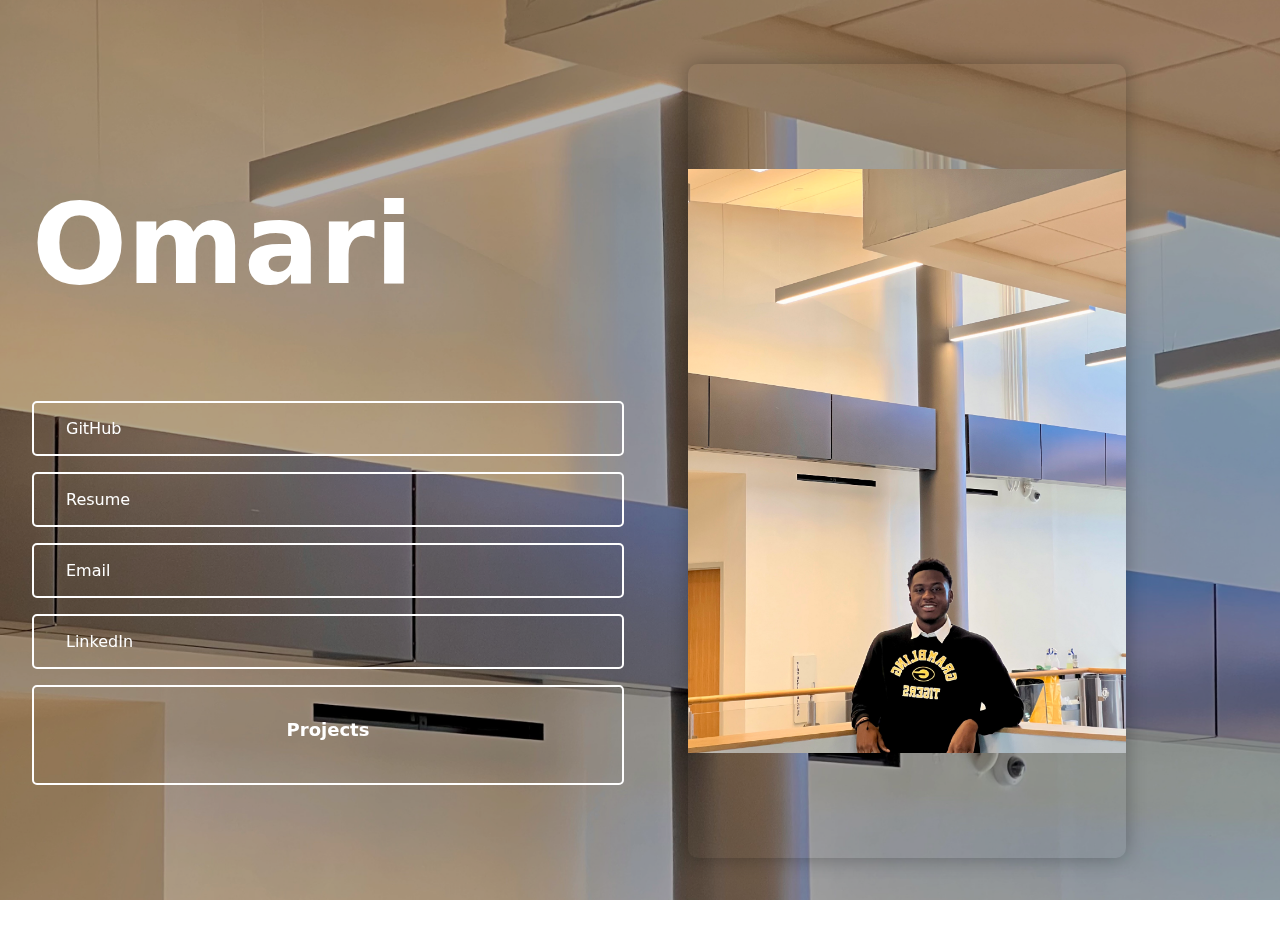
<file: index.html>
<!DOCTYPE html>
<html lang="en">
  <head>
    <meta charset="UTF-8">
    <meta name="viewport" content="width=device-width, initial-scale=1.0" />
    <title>Omari's Portfolio</title>
    <link rel="icon" type="image/png" href="assets/images/icon.png">
    <link rel="stylesheet" href="styles.css">
    <link rel="stylesheet" href="assets/css/mobile-fixes.css">
    <script>
      // Animation for title when page loads
      document.addEventListener('DOMContentLoaded', function() {
        const title = document.querySelector('.title');
        
        // Wait for the slide-in animation to complete
        setTimeout(() => {
          // Add typewriter effect
          title.classList.add('animate');
          
          // After typewriter effect, add a subtle highlight
          setTimeout(() => {
            title.classList.remove('animate');
            
            // Add a subtle flash of the background
            title.style.transition = 'background-color 0.5s ease';
            title.style.backgroundColor = 'rgba(78, 205, 196, 0.2)';
            
            setTimeout(() => {
              title.style.backgroundColor = 'transparent';
            }, 500);
          }, 3000);
        }, 1500);
        
        // Add interactive effect for each character on hover
        title.addEventListener('mouseover', function() {
          const chars = title.textContent.split('');
          title.textContent = '';
          
          chars.forEach(char => {
            const span = document.createElement('span');
            span.textContent = char;
            span.style.display = 'inline-block';
            span.style.transition = 'transform 0.2s ease';
            
            span.addEventListener('mouseover', function() {
              this.style.transform = 'translateY(-5px)';
              this.style.color = '#4ecdc4';
            });
            
            span.addEventListener('mouseout', function() {
              this.style.transform = 'translateY(0)';
              this.style.color = '';
            });
            
            title.appendChild(span);
          });
          
          // Only do this once
          title.removeEventListener('mouseover', arguments.callee);
        });
      });
    </script>
  </head>
  <body>
    <div class="info"></div>
    <div class="background"></div>
    <div id="app">
      <div class="grid-container">
        <div class="left-content">
          <h1 class="name">Omari<span class="exclaim">iii!</span> </h1>
          <p class="title">SWE || Cloud Security</p>
          <div class="buttons">
            <a href="https://github.com" class="btn" target="_blank">
              <span class="btn-slide"></span>
              <span class="btn-text">GitHub</span>
            </a>
            <a href="assets/resume/my_resume.pdf" class="btn" target="_blank">
              <span class="btn-slide"></span>
              <span class="btn-text">Resume</span>
            </a>
            <a href="mailto:your.email@example.com" class="btn">
              <span class="btn-slide"></span>
              <span class="btn-text">Email</span>
            </a>
            <a href="https://www.linkedin.com/in/omariomari2/" class="btn" target="_blank">
              <span class="btn-slide"></span>
              <span class="btn-text">LinkedIn</span>
            </a>
            <a href="new_project_section/projects.html" class="btn">
              <span class="btn-slide"></span>
              <span class="btn-text">Projects</span>
            </a>
          </div>
        </div>  
        <div class="right-content">
          <div class="profile-container">
            <div class="profile-image"></div>
          </div>
        </div>
      </div>
    </div>
  </body>
</html>
</file>
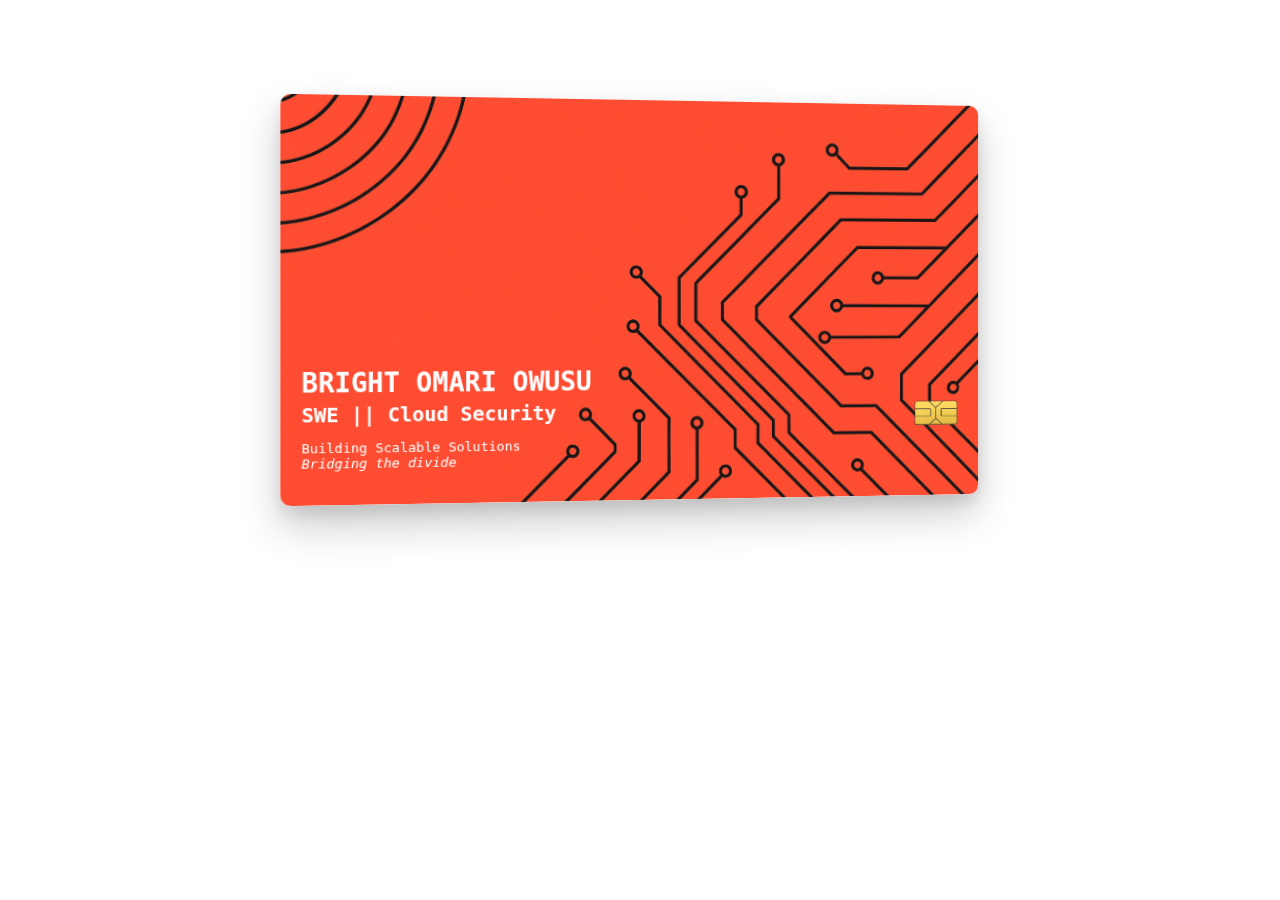
<file: new_project_section/flip.html>
<!DOCTYPE html>
<html lang="en">
<head>
  <meta charset="UTF-8">
  <meta name="viewport" content="width=device-width, initial-scale=1.0">
  <title>Flip Card</title>
  <link rel="stylesheet" href="https://cdnjs.cloudflare.com/ajax/libs/font-awesome/6.4.0/css/all.min.css">
  <style>
    body { font-family: monospace; }
    .flip-card {
      width: 700px;
      height: 400px;
      perspective: 1000px;
      cursor: pointer;
      margin: 0 auto;
      margin-top: 100px;
    }
    .wiggle-wrapper {
      width: 100%;
      height: 100%;
      transform: rotateY(5deg);
      animation: wiggle 8s ease-in-out infinite;
      transform-style: preserve-3d;
    }
    .wiggle-wrapper:hover {
      animation-play-state: paused;
      transform: none;
    }
    .flip-card-inner {
      position: relative;
      width: 100%;
      height: 100%;
      transition: transform 0.6s;
      transform-style: preserve-3d;
      border-radius: 10px;
      box-shadow: 0 20px 40px rgba(0, 0, 0, 0.2), 0 8px 16px rgba(0, 0, 0, 0.1);
    }
    .flip-card.flipped .flip-card-inner {
      transform: rotateY(180deg);
    }
    .flip-card-front, .flip-card-back {
      position: absolute;
      width: 100%;
      height: 100%;
      backface-visibility: hidden;
      border-radius: 10px;
      overflow: hidden;
    }
    .flip-card-front {
      background-image: url('images/front1.png');
      background-size: cover;
      background-position: center;
      color: #fff;
      display: flex;
      flex-direction: column;
      justify-content: space-between;
      padding: 20px;
      box-sizing: border-box;
      text-align: left;
    }
    .flip-card-front img {
      width: 100%;
      height: 100%;
      object-fit: cover;
    }
    .flip-card-front .contact-info a {
      color: #fff;
    }
    .flip-card-back {
      background-color: #f8f8f8;
      background-image: url('images/back.jpg');
      background-size: cover;
      background-position: center;
      color: #fff;
      transform: rotateY(180deg);
      display: grid;
      grid-template-columns: 1fr 2fr;
      align-items: center;
      padding: 20px;
      box-sizing: border-box;
      text-align: center;
      box-shadow: 0 20px 40px rgba(0, 0, 0, 0.2), 0 8px 16px rgba(0, 0, 0, 0.1);
    }
    .flip-card-back .qr-code img {
      width: 150px;
      height: 150px;
    }
    .flip-card-back .qr-code p {
      font-size: 0.8em;
    }
    .flip-card-back .back-left {
      display: flex;
      flex-direction: column;
      justify-content: center;
      align-items: center;
      gap: 10px;
    }
    .flip-card-back .back-left img {
      width: 150px;
      height: 150px;
      object-fit: contain;
      border-radius: 10px;
    }
    .flip-card-back .back-left .contact-icons {
      display: grid;
      grid-template-columns: repeat(2, auto);
      row-gap: 24px;
      column-gap: 16px;
      justify-items: center;
      margin-top: 16px;
    }
    .flip-card-back .tech-icons {
      display: none;
    }
    .flip-card-back .back-left .contact-icons a {
      display: flex;
      flex-direction: column;
      align-items: center;
      font-size: 1em;
      color: #fff;
      text-decoration: none;
    }
    .flip-card-back .back-left .contact-icons a i {
      font-size: 1.5em;
    }
    .flip-card-back .back-left .contact-icons a span {
      margin-top: 6px;
    }
    .flip-card-back .back-right {
      text-align: left;
    }
    .flip-card-back .back-right .split-columns {
      display: grid;
      grid-template-columns: 1fr 1fr;
      gap: 20px;
      margin-top: 10px;
    }
    .flip-card-back .back-right .split-columns > div {
      text-align: left;
    }
    .flip-card-back .back-right .split-columns .left-column {
      display: flex;
      flex-direction: column;
      justify-content: center;
    }
    .flip-card-back a {
      color: #fff;
    }
    .flip-card-front .institution {
      font-size: 0.8em;
      text-align: right;
    }
    @keyframes wiggle {
      0% { transform: rotateY(5deg); }
      50% { transform: rotateY(-5deg); }
      100% { transform: rotateY(5deg); }
    }
    @media (max-width: 640px) {
      .flip-card { width: 90%; height: auto; margin-top: 30px; }
      .flip-card-inner { height: auto; }
      .flip-card-front, .flip-card-back { width: 100%; height: auto; }
      .flip-card-back { grid-template-columns: 1fr; }
      .flip-card-back .split-columns { grid-template-columns: 1fr; gap: 10px; }
      .flip-card-back .back-left, .flip-card-back .back-right { width: 100%; }
      .flip-card-back .back-left .contact-icons { grid-template-columns: repeat(3, auto); }
      .flip-card-back .back-right { display: none; }
      .flip-card-back .back-left {
        display: grid;
        grid-template-columns: auto 1fr;
        align-items: center;
        justify-content: center;
        gap: 16px;
      }
      .flip-card-back .tech-icons {
        display: flex;
        justify-content: space-evenly;
        width: 100%;
        margin-top: 37px;
      }
    }
  </style>
</head>
<body>
  <div class="flip-card">
    <div class="wiggle-wrapper">
      <div class="flip-card-inner">
        <div class="flip-card-front">
          <div class="front-header">
          </div>
          <br><br><br><br><br>
          <div class="contact-info">
            <h1 style="margin-bottom: 5px;">BRIGHT OMARI OWUSU</h1>
            <h2 style="margin-top: 5px; margin-bottom: 5px;">
              SWE || Cloud Security
             <img src="images/sim.png" alt="resume" style="float: right; width: 50px; height: 30px; object-fit: fill; margin-left: 8px;">
            </h2>
            <p>Building Scalable Solutions<br><i>Bridging the divide</i></span></p>
          </div>
        </div>
        <div class="flip-card-back">
          <div class="back-left">
            <img src="images/my_resume.png" alt="QR Code" title="resume">
            <div class="contact-icons">
              <a href="https://linkedin.com/in/brightowusu" title="LinkedIn" target="_blank">
                <i class="fab fa-linkedin fa-lg"></i>
                <span>LinkedIn</span>
              </a>
              <a href="https://devfolio.co/@omari_omari" title="Devfolio" target="_blank">
                <i class="fas fa-file-code fa-lg"></i>
                <span>Devfolio</span>
              </a>
              <a href="https://github.com/" title="GitHub" target="_blank">
                <i class="fab fa-github fa-lg"></i>
                <span>GitHub</span>
              </a>
              <a href="https://www.credly.com/users/bright-owusu.2ff4b4b3" title="Credly" target="_blank">
                <i class="fas fa-certificate fa-lg"></i>
                <span>Credly</span>
              </a>
              <a href="https://academy.hackthebox.com/my-badges" title="Hack The Box" target="_blank">
                <i class="fas fa-shield-alt fa-lg"></i>
                <span>HTB</span>
              </a>
              <a href="https://tryhackme.com/api/v2/badges/public-profile?userPublicId=4729036" title="TryHackMe" target="_blank">
                <i class="fas fa-lock fa-lg"></i>
                <span>THM</span>
              </a>
            </div>
          </div>
          <div class="back-right">
            <h2 style="margin-top: 0px; margin-bottom: 0px; font-size: 1.5em;">Bright Omari Owusu</h2>
            <p style="margin-top: 0px; margin-bottom: 0px;">Computer Science & Cybersecurity</p>
            <p style="margin-top: 0px; margin-bottom: 0px;">Grambling State University '28</p>
            <div class="split-columns">
              <div class="left-column">
                <h3 style="margin-top: 10px; margin-bottom: 0px;">Contact</h3>
                <p style="margin-top: 5px; margin-bottom: 0px;">
                  <b>Address:</b><br>
                  403 Main St, <br>Grambling LA, 71245
                </p><br>
                <p style="margin-top: 0px; margin-bottom: 0px;">
                  <b>Email:</b>
                  <a href="mailto:owusuomaribright@gmail.com">owusuomaribright@gmail.com</a><br>
                  <a href="mailto:owusuomaribright@outlook.com">owusuomaribright@outlook.com</a>
                </p> <br>
                <p style="margin-top: 5px; margin-bottom: 0px;">
                  <b>Phone:</b><br>
                  <a href="tel:+13183946621">+1 (318) 394-6621</a>
                </p>
              </div>
              <div class="right-column">
                <h3 style="margin-top: 10px; margin-bottom: 0px;">Services</h3>
                <p style="margin-top: 0px; margin-bottom: 0px;"><b>Focus: Cloud Services</b> <br>AWS (EC2, IAM, S3)<br>Microsoft Azure</p>
                <p><b>Backend:</b> <br>
                  <i class="fab fa-python fa-lg" style="margin-right: 8px;"></i> Python ·
                  <i class="fab fa-java fa-lg" style="margin-right: 8px;"></i> Java · <br>
                  <i class="fab fa-cuttlefish fa-lg" style="margin-right: 4px;"></i><i class="fas fa-plus fa-lg"></i><i class="fas fa-plus fa-lg" style="margin-right: 8px;"></i> C++ ·
                  <i class="fab fa-golang fa-lg" style="margin-right: 8px;"></i> Go
                </p>
                <p><b>Frontend:</b> <br>
                  <i class="fab fa-react fa-lg" style="margin-right: 8px;"></i> React ·
                  </i> TailwindCSS
                </p>
                <p><b >Tools:</b> <br>
                  <i class="fab fa-linux fa-lg" style="margin-right: 8px;"></i> Linux ·
                  <i></i> Django · <br>
                  <i class="fas fa-database fa-lg" style="margin-right: 8px;"></i> MySQL ·
                  <i class="fab fa-node-js fa-lg" style="margin-right: 8px;"></i> Next.js ·
                  <i class="fas fa-chart-bar fa-lg"></i> Power BI
                </p>
              </div>
            </div>
          </div>
          <div class="tech-icons">
            <i class="fab fa-aws fa-lg"></i>
            <i class="fab fa-python fa-lg"></i>
            <span class="cplus-icons"><i class="fab fa-cuttlefish fa-lg"></i><i class="fas fa-plus fa-lg"></i><i class="fas fa-plus fa-lg"></i></span>
            <i class="fab fa-golang fa-lg"></i>
            <i class="fab fa-java fa-lg"></i>
            <i class="fab fa-js fa-lg"></i>
            <i class="fab fa-linux fa-lg"></i>
            <i class="fas fa-database fa-lg"></i>
          </div>
        </div>
      </div>
    </div>
  </div>
  <script>
    document.addEventListener('DOMContentLoaded', () => {
      const card = document.querySelector('.flip-card');
      card.addEventListener('click', () => {
        card.classList.toggle('flipped');
      });
    });
  </script>
</body>
</html>
</file>
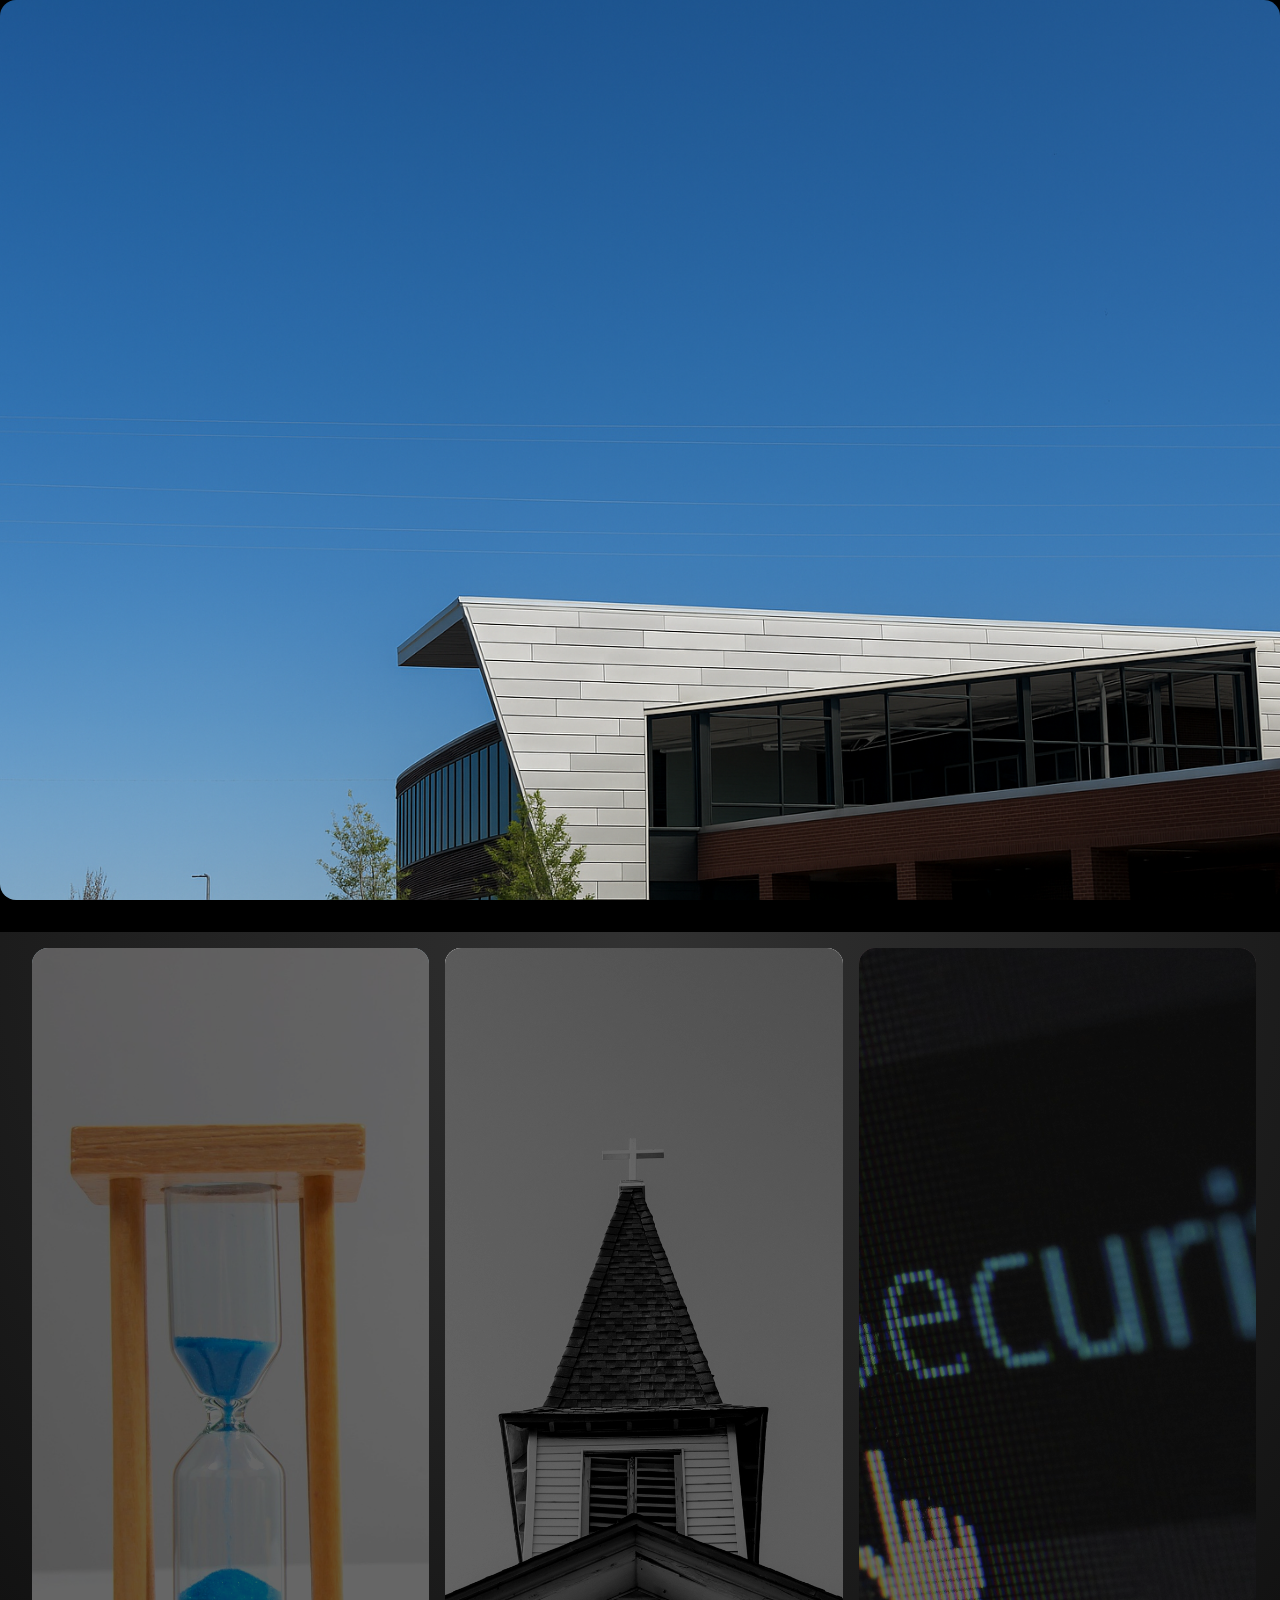
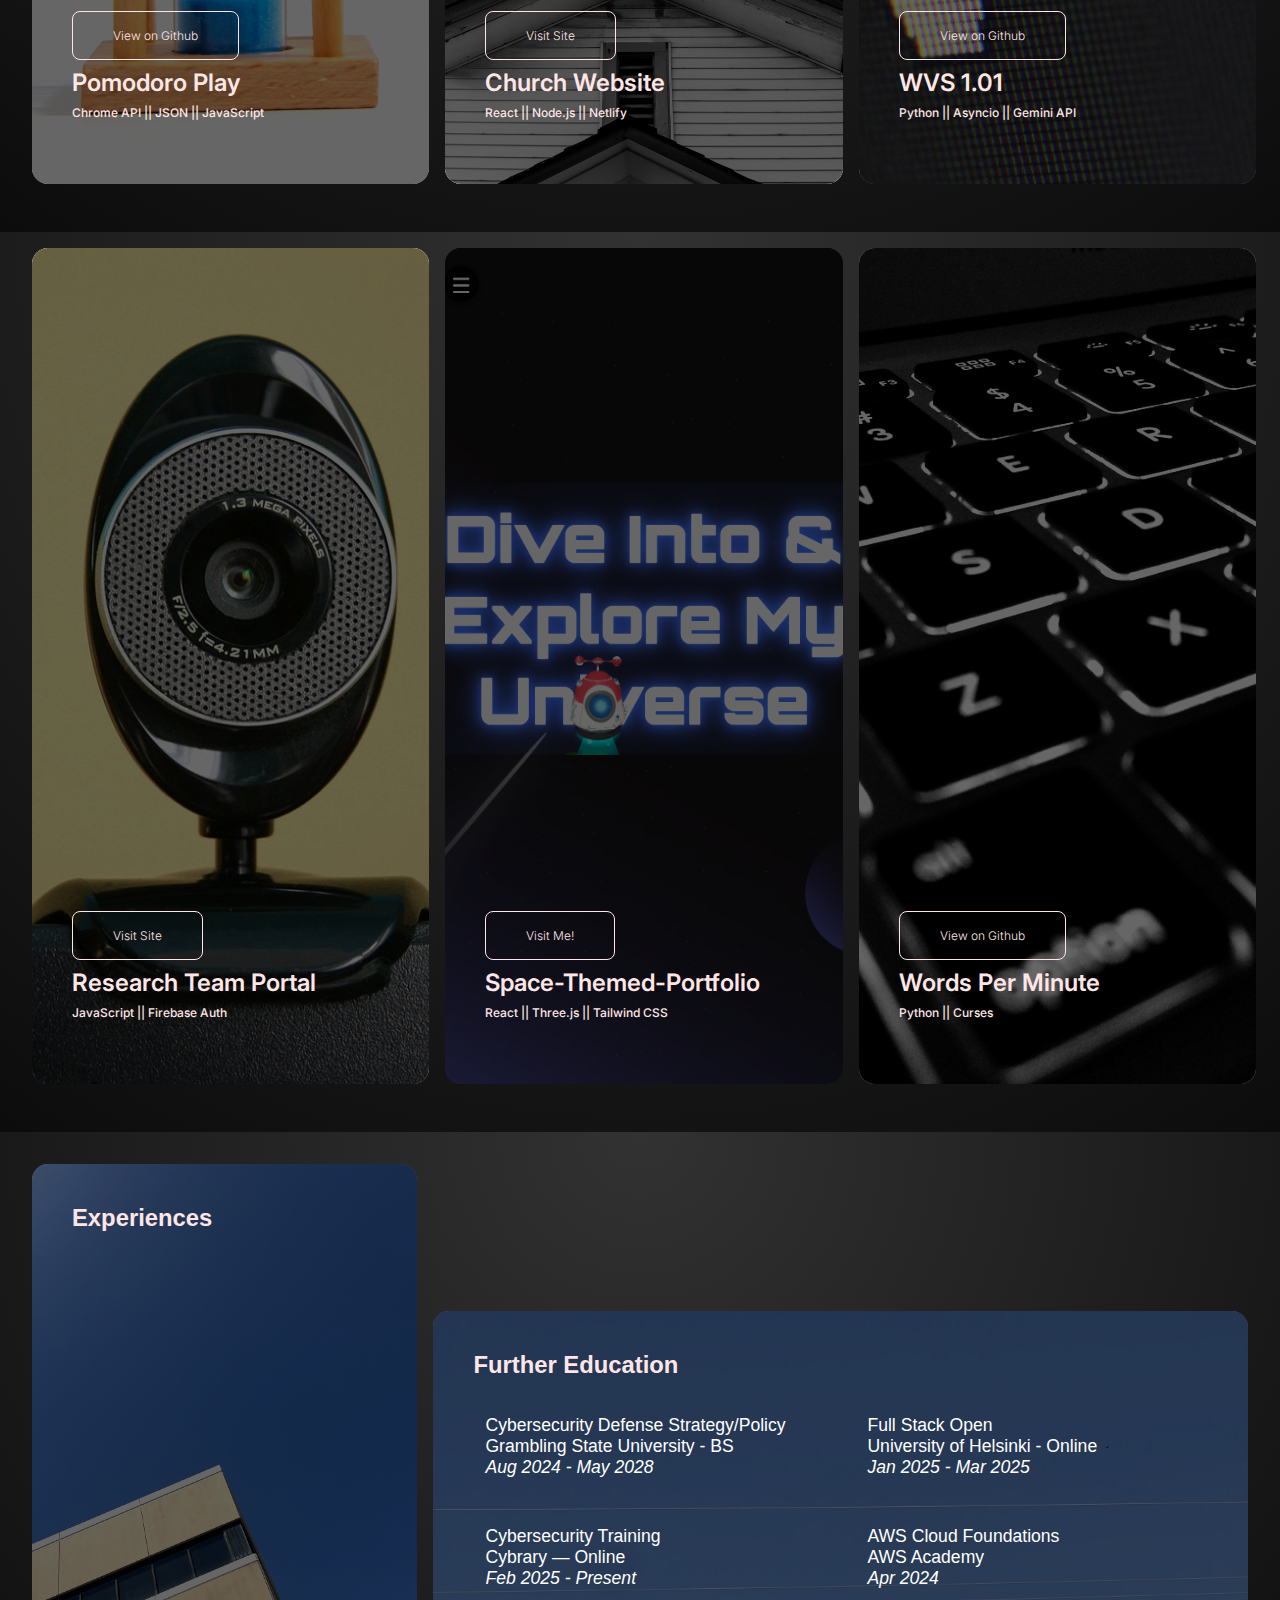
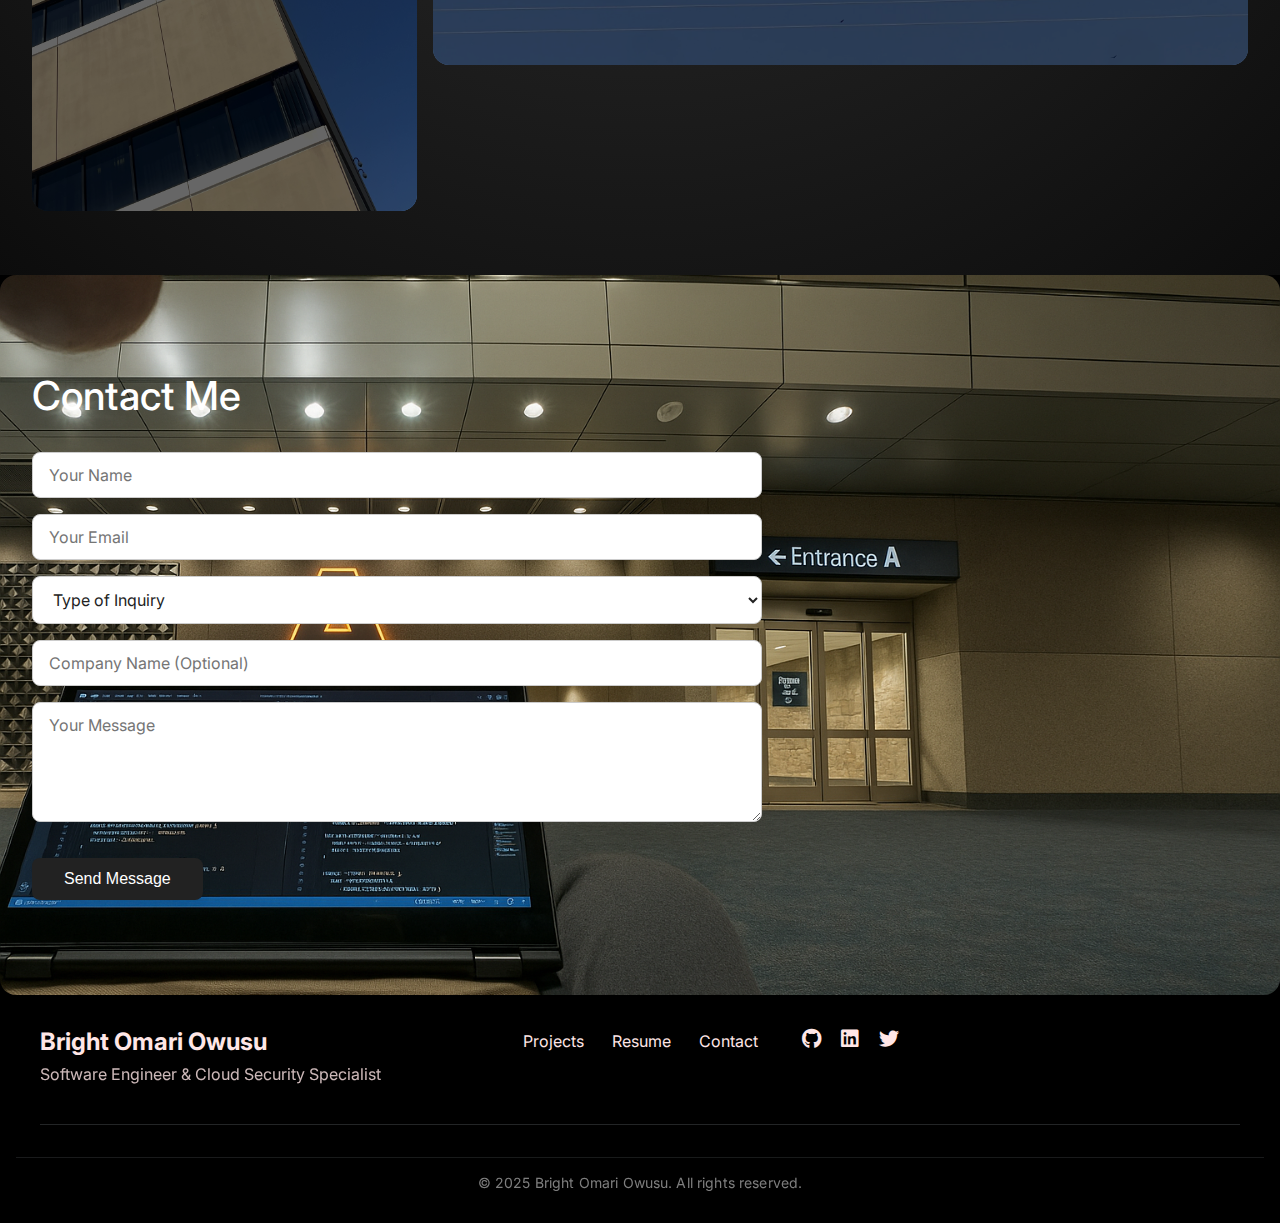
<file: new_project_section/projects.html>
<!DOCTYPE html>
<html lang="en">

<head>
  <meta charset="UTF-8">
  <meta name="viewport" content="width=device-width, initial-scale=1.0">
  <title>Document</title>
  <link rel="stylesheet" href="https://cdnjs.cloudflare.com/ajax/libs/font-awesome/5.15.3/css/all.min.css">
  <link rel="stylesheet" href="projects.css">
</head>

<body>
  <section class="about">
    <div class="about-content">
      <h1>
        Bright <span class="gradient-text">Omari</span> Owusu<br>
        <span class="about-sub">SWE || Cloud Security || Front-End Developer</span>
      </h1>
      <p class="about-desc">Bringing ideas to life through code, architecture, and security-first thinking.
        <br> Let's build something amazing together!
      </p>
      <div class="about-buttons">
        <a href="#projects" class="about-btn">View Projects</a>
        <a href="../assets/resume/my_resume.pdf" download class="about-btn">Download Resume</a>
        <a href="#contact" class="about-btn">Contact Me</a>
      </div>
      <div class="skills">
        <div class="skills-list">
          <span class="skill">Python</span>
          <span class="skill">C++</span>
          <span class="skill">JavaScript</span>
          <span class="skill">TypeScript</span>
          <span class="skill">Java</span>
          <span class="skill">Linux</span>
          <span class="skill">Firebase Auth</span>
          <span class="skill">React</span>
          <span class="skill">APIs</span>
          <span class="skill">Web Development</span>
          <span class="skill">Vulnerability Assessment</span>
          <span class="skill">Pen Test</span>
          <span class="skill">Git/GitHub</span>
          <span class="skill">Replit</span>
          <span class="skill">Firebase</span>
          <span class="skill">RESTFUL APIs</span>
          <span class="skill">Netlify</span>
          <span class="skill">TailwindCSS</span>
          <span class="skill">Vercel</span>
          <span class="skill">UI/UX Design</span>
          <span class="skill">API Integration</span>
          <span class="skill">Project Management</span>
        </div>
      </div>
    </div>
  </section>
  <section id="projects" class="container">
    <div class="category_container">
      <div class="content">
        <img
          src="project_images/pomodoro.png"
          class="professio_image" alt="Profession" />
        <img
          src="project_images/pomodoro2.jpg"
          class="profile_image" alt="Profile" />
        <div class="profile_detail">
          <a href="https://github.com/omariomari2/Pomodoro-Play.git" target="_blank" rel="noopener noreferrer">
            <button class="github">View on Github</button>
          </a>
          <span>Pomodoro Play</span>
          <p>Chrome API || JSON || JavaScript</p>
        </div>

        <div class="wrapper">
          <div class="profile_quote">
            <p>"A chrome extension that enhances productivity and reduce burnout through structured work sessions and features like ambient music, mini-games, and tools for task management"</p>
          </div>
        </div>

      </div>
      <div class="content">
        <img
          src="project_images/church_website.png"
          class="profession_image" alt="Profession" />
        <img
          src="project_images/church2.jpg"
          class="profile_image" alt="Profile" />
        <div class="profile_detail">
          <a href="https://github.com/omariomari2/Church-Site.git" target="_blank" rel="noopener noreferrer">
            <button class="github">Visit Site</button>
          </a>
          <span>Church Website</span>
          <p>React || Node.js || Netlify</p>
        </div>
        <div class="wrapper">
          <div class="profile_quote">
            <p>"A website that expands my church’s online presence by providing updates on events, and services. Built with React, Tailwind CSS, and Node.js, it is hosted on Netlify for a smooth user experience."</p>
          </div>
        </div>
      </div>
      <div class="content">
        <img
          src="project_images/wvs2.jpg"
          class="profession_image" alt="Profession" />
        <img
          src="project_images/wvscanner.jpg"
          class="profile_image" alt="Profile" />
        <div class="profile_detail">
          <a href="https://github.com/omariomari2/Website-Vulnerability-Scanner.git" target="_blank" rel="noopener noreferrer">
            <button class="github">View on Github</button>
          </a>
          <span>WVS 1.01</span>
          <p>Python || Asyncio || Gemini API</p>
        </div>
        <div class="wrapper">
          <div class="profile_quote">
            <p>"This tool strengthens website security by simplifying vulnerability assessments for non-technical users. It includes intuitive scanning, risk explanations, and a Gemini-translated feedback system for easy understanding."</p>
          </div>
        </div>
      </div>
    </div>
  </section>
  <section class="container">
    <div class="category_container">
      <div class="content">
        <img
          src="project_images/research_team.png"
          class="profession_image" alt="Profession" />
        <img
          src="project_images/research2.jpg"
          class="profile_image" alt="Profile" />
        <div class="profile_detail">
          <a href="https://omariomari2.github.io/The-Research-Team/" target="_blank" rel="noopener noreferrer">
            <button class="github">Visit Site</button>
          </a>
          <span>Research Team Portal</span>
          <p>JavaScript || Firebase Auth</p>
        </div>

        <div class="wrapper">
          <div class="profile_quote">
            <p>"The Research Team Platform centralizes team activities, communication, and workflow management while offering public insights into research progress. It includes task sharing, document collaboration, and dynamic content sharing for efficient teamwork."</p>
          </div>
        </div>

      </div>
      <div class="content">
        <img
          src="project_images/portfolio.png"
          class="profession_image" alt="Profession" />
        <img
          src="project_images/space.png"
          class="profile_image" alt="Profile" />
        <div class="profile_detail">
          <a href="https://omariportfolio.netlify.app/" target="_blank" rel="noopener noreferrer">
            <button class="github">Visit Me!</button>
          </a>
          <span>Space-Themed-Portfolio</span>
          <p>React || Three.js || Tailwind CSS</p>
        </div>
        <div class="wrapper">
          <div class="profile_quote">
            <p>"I built this project as a milestone in my React journey, it blends modern aesthetics with smooth, responsive navigation to create a seamless user experience."</p>
          </div>
        </div>
      </div>
      <div class="content">
        <img
          src="project_images/words per minute.png"
          class="profession_image" alt="Profession" />
        <img
          src="project_images/typing.jpg"
          class="profile_image" alt="Profile" />
        <div class="profile_detail">
          <a href="https://github.com/omariomari2/Words-Per-Minute-" target="_blank" rel="noopener noreferrer">
            <button class="github">View on Github</button>
          </a>
          <span>Words Per Minute</span>
          <p>Python || Curses</p>
        </div>
        <div class="wrapper">
          <div class="profile_quote">
            <p>"Words Per Minute is a command-line tool that measures typing speed in words per minute, helping users gauge their typing efficiency and improve their typing skills."</p>
          </div>
        </div>
      </div>
    </div>
  </section>
  <section class="container two">
    <div class="category_container">
      <div class="content">
        <img src="images/left.jpg" alt="Left Image" class="side-image" />
        <div class="profile_detail">
          <span>Experiences</span>
        </div>
        <div class="wrapper">
          <p>Junior Intern<br>Citizens Bank, Nsawam<br><em>Jan 2024 – Mar 2024</em></p>
          <p>Assistant Tutor & Online Coordinator<br>IT Team, MIGY Consult<br><em>Feb 2023 – May 2023</em></p>
          <p>IT Support Volunteer<br>National Health Insurance Scheme<br><em>Nov 2022 – Feb 2023</em></p>
          <p>Tech Research Team Member<br>Other Side Research Team<br><em>Jan 2025 - Present</em></p>
          <p>ColorStack Grambling Division<br><em>Spring 2025 - Present</em></p>
        </div>
      </div>
      <div class="content active">
        <img src="images/right.jpg" alt="Right Image" class="side-image" />
        <div class="profile_detail">
          <span>Further Education</span>
        </div>
        <div class="wrapper">
          <p>Cybersecurity Defense Strategy/Policy<br>Grambling State University - BS<br><em>Aug 2024 - May 2028</em></p>
          <p>Full Stack Open<br>University of Helsinki - Online<br><em>Jan 2025 - Mar 2025</em></p>
          <p>Cybersecurity Training<br>Cybrary — Online<br><em>Feb 2025 - Present</em></p>
          <p>AWS Cloud Foundations<br>AWS Academy<br><em>Apr 2024</em></p>
        </div>
      </div>
    </div>
  </section>
  <section class="contact-section" id="contact" style="background-image: url('images/Contactbackground.png'); background-size: cover; background-position: center; padding: 2rem;">
    <div class="section">
      <h3 class="section-header">Contact Me</h3>
      <div class="section-content">
        <form class="contact-form" id="contact-form" onsubmit="return sendEmail(event)">
          <div class="form-group">
            <input type="text" name="name" id="name" placeholder="Your Name" required>
          </div>
          <div class="form-group">
            <input type="email" name="email" id="email" placeholder="Your Email" required>
          </div>
          <div class="form-group">
            <select name="inquiry_type" id="inquiry_type" required>
              <option value="" disabled selected>Type of Inquiry</option>
              <option value="general">General Question</option>
              <option value="collaboration">Collaboration</option>
              <option value="opportunity">Job Opportunity</option>
              <option value="other">Other</option>
            </select>
          </div>
          <div class="form-group">
            <input type="text" name="company" id="company" placeholder="Company Name (Optional)">
          </div>
          <div class="form-group">
            <textarea name="message" id="message" placeholder="Your Message" required></textarea>
          </div>
          <button type="submit" class="submit-btn">
            <span class="default-text">Send Message</span>
            <span class="loading-text" style="display:none;">Sending...</span>
          </button>
        </form>
      </div>
    </div>
  </section>
  <footer class="site-footer">
    <div class="footer-container">
      <div class="footer-brand">
        <h4>Bright Omari Owusu</h4>
        <p>Software Engineer & Cloud Security Specialist</p>
      </div>
      <div class="footer-links">
        <a href="#projects">Projects</a>
        <a href="assets/resume/my_resume.pdf" download>Resume</a>
        <a href="#contact">Contact</a>
      </div>
      <div class="footer-social">
        <a href="https://github.com/omariomari2" target="_blank" rel="noopener noreferrer"><i class="fab fa-github"></i></a>
        <a href="https://www.linkedin.com/in/omariomari2/" target="_blank" rel="noopener noreferrer"><i class="fab fa-linkedin"></i></a>
        <a href="#"><i class="fab fa-twitter"></i></a>
      </div>
    </div>
    <div class="footer-bottom">
      <p>&copy; 2025 Bright Omari Owusu. All rights reserved.</p>
    </div>
  </footer>
  <script src="https://cdn.emailjs.com/sdk/3.2.0/email.min.js"></script>
  <script src="projects.js"></script>

</body>
</html>
</file>
<file: styles.css>
:root {
    --primary-color: #1a1a1a;
    --accent-color: #ffffff;
    --text-color: #ffffff;
    --transition-speed: 0.3s;
    --font-type: Inter, system-ui, Avenir, Helvetica, Arial, sans-serif;
  }
  
  * {
    margin: 0;
    padding: 0;
    box-sizing: border-box;
  }
  
  body {
    font-family: Inter, system-ui, Avenir, Helvetica, Arial, sans-serif;
    color: var(--text-color);
    min-height: 100vh;
    overflow: hidden;
  }
  
  .background {
    position: fixed;
    top: 0;
    left: 0;
    width: 100%;
    height: 100%;
    background: url('images/background.jpeg') center/cover no-repeat;
    filter: brightness(0.7);
    z-index: -1;
  }
  
  .grid-container {
    display: grid;
    grid-template-columns: 1fr 1fr;
    height: 100vh;
    padding: 2rem;
    gap: 2rem;
  }
  
  .left-content {
    display: flex;
    flex-direction: column;
    justify-content: center;
    animation: fadeInLeft 1s ease-out;
  }
  
  .name {
    font-size: 7rem;
    margin-bottom: 1rem;
    animation: slideInDown 2s cubic-bezier(0.4, 0, 0.2, 1), unstatic 3s ease-in-out infinite;
    position: relative;
    width: fit-content;
    border-radius: 15px;
    display: inline-block;
    transition: all 0.5s cubic-bezier(0.4, 0, 0.2, 1);
  }

  
  .name::after {
      content: '';
      position: absolute;
      width: 100%;
      transform: scaleX(0);
      height: 10px;
      bottom: 0;
      left: 0; 
      border-radius:15px;
      background: linear-gradient(
          to right,
          #ff6b6b,
          #4ecdc4,
          #45b7d1,
          #96c93d,
          #e056fd
          );
          transform-origin: bottom right;
          transition: transform 0.4s cubic-bezier(0.4, 0, 0.2, 1);
        }
        
    .name:hover::after {
        transform: scaleX(1);
        transform-origin: bottom left;
    }
    
    .name:hover{
        color: black; 
        letter-spacing: 10px;
        font-weight: 900;
        animation-play-state: paused;
    }
    .exclaim{
      opacity: 0;
      transition: all 0.2s ease-in-out;
      padding: 0; margin: 0;
    }
    .name:hover .exclaim{
      opacity: 1;
    }

    .title {
        font-size: 1.8rem;
        color: #333;
        margin-bottom: 2rem;
        opacity: 0;
        animation: slideInFromRight 1s ease-out 0.5s forwards;
        width: fit-content;
        transition: all 0.3s ease-in-out;
        position: relative;
        padding: 5px 10px;
        border-radius: 4px;
      }
      
      @keyframes slideInFromRight {
        0% {
          opacity: 0;
          transform: translateX(50px);
        }
        100% {
          opacity: 1;
          transform: translateX(0);
        }
      }
      
      .title::before {
        content: '';
        position: absolute;
        left: 0;
        top: 0;
        width: 3px;
        height: 100%;
        background: linear-gradient(to bottom, #4ecdc4, #45b7d1);
        transition: width 0.3s ease;
      }
      
      .title:hover::before {
        width: 100%;
        z-index: -1;
      }
      
      .title span.exclaim {
        display: inline-block;
        transform: rotate(0deg);
        transition: transform 0.4s ease;
      }
      
      .title:hover span.exclaim {
        transform: rotate(360deg);
      }

      .title:hover {
        cursor: pointer;
        color: white;
        text-shadow: 1px 1px 3px rgba(0, 0, 0, 0.2);
      }
      
      .title.animate {
        animation: typewriter 3s steps(40) 1s forwards;
        overflow: hidden;
        white-space: nowrap;
        border-right: 2px solid #333;
      }
      
      @keyframes typewriter {
        from {
          width: 0;
        }
        to {
          width: 100%;
        }
      }

      .buttons {
        display: flex;
        flex-direction: column;
        gap: 1rem;
        }
  
  .btn {
    position: relative;
    display: inline-block;
    padding: 1rem 2rem;
    text-decoration: none;
    color: var(--text-color);
    background: transparent;
    border: 2px solid var(--accent-color);
    border-radius: 5px;
    overflow: hidden;
    transition: 0.5s, border-color 0.2s;
  }
  
  .btn-slide {
    position: absolute;
    width: 0%;
    height: 100%;
    background: linear-gradient(
      to right,
      hsla(32, 63%, 79%, 0.911),
      hsla(32, 44%, 74%, 0.911),
      hsla(32, 63%, 79%, 0.911),
      hsla(31, 31%, 59%, 0.911),
      hsla(32, 27%, 43%, 0.911)
      );
    left: 0;
    top: 0;
    transition: var(--transition-speed);
    z-index: -1;
  }
  
  .btn:hover .btn-slide {
    width: 100%;
  }

  .btn:hover{
    border-color: black;
    color: black;
  }
  
  .btn-text {
    position: relative;
    z-index: 1;
  }

  .btn:nth-child(5){
    text-align: center;
    height: 100px;
    padding: 2rem 2rem;
    font-size: large;
    font-weight: 600;
  }
  
  .right-content {
    display: flex;
    align-items: center;
    justify-content: center;
    animation: fadeInRight 3s ease-out;
  }
  
  .profile-container {
    width: 100%;
    height: 100vh;
    padding: 2rem;
    text-align: center;
  }

  .profile-image {
    width: 83%;
    background-image: url(images/profile.jpeg);
    height: 95%;
    background-size: contain;
    background-position: center;
    background-repeat: no-repeat;
    border-radius: 10px;
    box-shadow: 0 0 20px rgba(0, 0, 0, 0.3);
    transition: transform 0.3s ease-in-out;
    overflow: hidden;
  }

  .profile-image:hover {
    transform: scale(1.01);
    box-shadow: 0 0 20px rgba(0, 0, 0, 0.7)
  }

  .profile-image::before{
    content: "1% Better Everyday";
    font-style: italic;
    color: white;
    font-family: var(--font-type);
    font-weight: 700;
    font-size: large;
    letter-spacing: 5px;
    font-weight: 600;
    position: absolute;
    top: 0%; 
    left: 50%; text-align: left;
    opacity: 0;
    padding: 5px;
    transition: opacity 0.5s ease-in-out, transform 0.5s cubic-bezier(0.23,
    0.93, 0.77, 1) 0.1s, color 0.4s;
  }

  .profile-image:hover::before{
    opacity: 1;
    transform: translateY(100px);
    color: white;
    box-shadow: 0 0 20px rgba(0, 0, 0, 0.3);
  }
  .profile-image::after{
    content: "Hi, I'm Bright Omari \A A Cybersecurity student and passionate builder \A I craft secure, user-friendly software with purpose and precision. \A I'm here to help you build something amazing!";
    white-space: pre-line;
    color: white;
    font-family: var(--font-type);
    font-weight: 500;
    font-size: 16px;
    line-height: 1.6;
    position: absolute;
    bottom: 0%; 
    left: 50%; 
    text-align: left;
    opacity: 0;
    padding: 20px;
    width: 300px;
    transform: translateX(-50%);
    background: rgba(0, 0, 0, 0.7);
    backdrop-filter: blur(10px);
    border-radius: 15px;
    border: 1px solid rgba(255, 255, 255, 0.1);
    box-shadow: 0 10px 30px rgba(0, 0, 0, 0.2);
    transition: opacity 0.5s ease-in-out, transform 0.5s cubic-bezier(0.23, 0.93, 0.77, 1) 0.1s;
  }

  .profile-image:hover::after{
    opacity: 1;
    transform: translate(-50%, -100px);
    animation: textFadeIn 0.5s ease-out;
  }

  @keyframes textFadeIn {
    0% {
      opacity: 0;
      transform: translate(-50%, -80px);
    }
    100% {
      opacity: 1;
      transform: translate(-50%, -100px);
    }
  }
  
  @keyframes fadeInLeft {
    from {
      opacity: 0;
      transform: translateX(-50px);
    }
    to {
      opacity: 1;
      transform: translateX(0);
    }
  }
  
  @keyframes fadeInRight {
    from {
      opacity: 0;
      transform: translateX(50px);
    }
    to {
      opacity: 1;
      transform: translateX(0);
    }
  }
  
  @keyframes slideInDown {
    from {
      opacity: 0;
      transform: translateY(-50px);
    }
    to {
      opacity: 1;
      transform: translateY(0);
    }
  }
  
  @keyframes fadeIn {
    from {
      opacity: 0;
    }
    to {
      opacity: 1;
    }
  }
  
  @keyframes unstatic {
    0% {
      transform: translateY(15px);
      animation-timing-function: ease-in;
    }
    50% {
      transform: translateY(-15px);
      animation-timing-function: ease-out;
    }
    100% {
      transform: translateY(15px);
    }
  }

  @media (max-width: 768px) {
    body {
      overflow-y: auto;
    }
    
    .grid-container {
      grid-template-columns: 1fr;
      gap: 1rem;
      height: auto;
      padding: 1rem;
      background: url('images/profile.jpeg') center/cover;
      background-size: cover;
      background-position: center;
      background-attachment: fixed;
    }
    
    .left-content {
      padding: 3rem 1rem;
      margin: 1rem;
      text-align: center;
      min-height: 80vh;
      display: flex;
      flex-direction: column;
      justify-content: center;
      background: transparent;
      border-radius: 15px;
    }
    
    .name {
      font-size: 4rem;
      margin-top: 2rem;
      color: white;
      text-shadow: 2px 2px 4px rgba(0, 0, 0, 0.3);
    }
    
    .title {
      font-size: 1.4rem;
      margin-bottom: 1.5rem;
      color: white;
      text-shadow: 1px 1px 2px rgba(0, 0, 0, 0.2);
    }
    
    .buttons {
      width: 100%;
      max-width: 300px;
      margin: 0 auto;
    }
    
    .btn {
      width: 100%;
      text-align: center;
      margin-bottom: 0.5rem;
      color: white;
      border: 2px solid white;
      transition: all 0.3s ease;
    }
    
    .btn:hover {
      background: white;
      color: #1a1a1a;
    }
    
    .right-content {
      display: none;
    }
    
    .profile-container {
      display: none;
    }

    /* Mobile project stacking styles */
    .all-projects-view {
      position: relative;
      overflow: hidden;
    }

    .project-card {
      position: sticky;
      top: 10vh;
      transform: translateZ(0);
      backface-visibility: hidden;
      perspective: 1000px;
      transition: transform 0.3s ease-out;
      z-index: 1;
      margin: 2rem 0;
      padding: 1.5rem;
      border-radius: 15px;
      background: rgba(255, 255, 255, 0.95);
      backdrop-filter: blur(10px);
      box-shadow: 0 8px 32px rgba(0, 0, 0, 0.1);
    }

    .project-card:not(:first-child) {
      margin-top: -20px;
    }

    .project-card:nth-child(odd) {
      transform: translateY(10px);
    }

    .project-card:nth-child(even) {
      transform: translateY(-10px);
    }

    .project-card:hover {
      transform: translateY(0) scale(1.02);
      z-index: 2;
    }
  }
  
  @media (max-width: 480px) {
    .grid-container {
      background-size: 150%;
    }
    
    .left-content {
      min-height: 90vh;
      padding: 2rem 1rem;
    }
    
    .name {
      font-size: 3rem;
      animation: none;
    }
    
    .name:hover {
      letter-spacing: 5px;
    }
    
    .title {
      font-size: 1.2rem;
    }
    
    .btn {
      padding: 0.8rem 1.5rem;
    }
    
    .btn:nth-child(4) {
      height: auto;
      padding: 0.8rem 1.5rem;
    }
    
    .profile-container {
      height: 35vh;
    }
    
    .profile-image::after {
      padding: 10px;
      font-size: 12px;
      line-height: 1.4;
    }
    
    .profile-image:hover::after {
      transform: translate(-50%, -70px);
    }
    
    .profile-image::before {
      font-size: 14px;
      letter-spacing: 3px;
    }
    
    .profile-image:hover::before {
      transform: translateY(70px);
    }
  }
</file>
<file: assets/css/mobile-fixes.css>
/* Mobile Responsiveness Fixes */

/* Fix for iOS Safari 100vh issue */
@supports (-webkit-touch-callout: none) {
    .main-container, 
    .profile-section, 
    .projects-section {
        height: calc(var(--vh, 1vh) * 100);
        min-height: -webkit-fill-available;
    }
}

/* Enhanced responsive design for mobile devices */
@media (max-width: 768px) {
    .main-container {
        display: flex;
        flex-direction: column;
        height: auto;
        overflow: visible;
    }

    .profile-section,
    .projects-section {
        width: 100%;
        height: auto;
        min-height: auto;
        overflow-y: visible;
        padding: 15px;
    }
    
    .sound {
        width: 140px;
        height: 140px;
        padding: 15px;
    }

    .all-projects-view .project-card:hover {
        transform: scale(1.2) !important; /* Override desktop scale value */
        z-index: 100; /* Ensure it appears above other elements */
        transition: transform 0.2s ease; /* Faster transition for better mobile experience */
    }
    
    /* Adjust project showcase content */
    .project-content {
        max-width: 100%;
        width: 100%;
        padding: 20px;
        box-sizing: border-box;
    }
    
    /* Project navigation buttons */
    .nav-buttons {
        position: fixed;
        bottom: 15px;
        left: 50%;
        transform: translateX(-50%);
        z-index: 1000; /* Increase z-index to ensure buttons are always clickable */
        display: flex;
        gap: 15px;
    }
    
    .nav-button {
        width: 45px;
        height: 45px;
        opacity: 0.9;
    }
    
    /* Fix project numbers position */
    .project-numbers {
        bottom: 15px;
        right: 15px;
        gap: 5px;
        z-index: 1000; /* Increase z-index to ensure numbers are always clickable */
    }
    
    /* Make project cards more visible and accessible */
    .all-projects-view .project-card {
        box-shadow: 0 5px 15px rgba(0, 0, 0, 0.3);
        border: 1px solid rgba(255, 255, 255, 0.2);
    }
    
    /* Adjust spacing for project cards */
    .projects-grid {
        grid-template-columns: 1fr; /* Single column layout for mobile */
        padding: 15px;
        grid-gap: 30px;
    }
    
    /* Improve project card readability */
    .project-card-content {
        padding: 20px;
    }
    
    .project-card-title {
        font-size: 1.3rem;
    }
    
    .project-card-description {
        font-size: 0.95rem;
        line-height: 1.5;
    }
    
    /* Fix toggle position */
    .view-toggle {
        position: relative;
        top: 0;
        right: 0;
        width: 100%;
        margin: 15px auto;
        padding: 0 15px;
        box-sizing: border-box;
        justify-content: center;
    }
    
    /* Fix conflicting visibility of project buttons */
    .project-buttons {
        display: flex !important; /* Override the 'display: none' in projects.css */
        justify-content: center;
        flex-wrap: wrap;
        gap: 10px;
        margin-top: 15px;
    }
}

/* Extra small devices */
@media (max-width: 480px) {
    .sound {
        width: 120px;
        height: 120px;
        padding: 10px;
    }
    
    .sound-wave div {
        width: 6px;
    }
    
    .all-projects-view .project-card:hover {
        transform: scale(1.1) !important; /* Even smaller scale for very small screens */
    }
    
    .project-content {
        padding: 15px;
    }
    
    .project-content h3 {
        font-size: 1.2rem;
        margin-bottom: 10px;
    }
    
    .project-content p {
        font-size: 0.9rem;
        margin-bottom: 15px;
    }
    
    .project-buttons {
        flex-direction: column;
        gap: 10px;
    }
    
    .project-button {
        width: 100%;
        text-align: center;
        justify-content: center;
        font-size: 0.9rem;
    }
    
    /* Improve touch targets */
    .social-links a, 
    .project-card-button,
    .project-number,
    .nav-button {
        min-height: 44px !important;
        min-width: 44px !important;
        display: flex;
        align-items: center;
        justify-content: center;
    }
    
    /* Better spacing for project numbers */
    .project-numbers {
        bottom: 10px;
        right: 10px;
    }
    
    .project-number {
        width: 32px;
        height: 32px;
    }
    
    /* Further reduce scaling for very small screens */
    .project-card:hover {
        transform: scale(1.1) !important;
    }
}
</file>
<file: new_project_section/projects.css>
@import url("https://fonts.googleapis.com/css2?family=Inter:wght@100..900&display=swap");

html {
  scroll-behavior: smooth;
}

* {
  padding: 0;
  margin: 0;
  box-sizing: border-box;
}

body {
  font-family: "Inter", sans-serif;
  background-color: #000;
}

:root {
  --light: #ffe6e6;
  --dark: #000;
}

.container {
  --bg-color: radial-gradient(circle at 50% 0%,
      rgba(50, 50, 50, 1) 0%,
      rgba(12, 12, 12, 1) 100%);
  overflow: clip;
  position: relative;
  display: flex;
  justify-content: center;
  align-items: center;
  padding: 2rem 2rem;
  width: 100%;
  height: 100dvh;
  background-image: var(--bg-color);
}

.category_container {
  --gap: 0.5rem;
  display: flex;
  justify-content: space-between;
  align-items: center;
  flex-wrap: nowrap;
  gap: calc(var(--gap) * 2);
  width: 100%;
  height: 100%;
  margin-bottom: 2rem;
}

@media (max-width:550px) {
  .category_container {
    flex-direction: column;
  }
  .content {
    width: 100% !important;
    transition: none !important;
  }
  .content:hover,
  .content:last-child:hover {
    width: 100% !important;
  }
}

.content {
  --active: 0;
  cursor: pointer;
  overflow: clip;
  position: relative;
  z-index: 10;
  display: flex;
  flex-direction: column;
  justify-content: flex-end;
  gap: 1.5rem;
  padding: 2.5rem;
  width: calc((100% / 3) - var(--gap));
  height: 100%;
  border-radius: 1rem;
  transition: width 0.5s ease-in-out;
}

.content::before {
  content: "";
  position: absolute;
  z-index: -10;
  top: 0;
  left: 0;
  width: 100%;
  height: 100%;
  background-color: var(--dark);
  opacity: 0.6;
}

.content img {
  position: absolute;
  z-index: -20;
  top: 0;
  left: 0;
  width: 100%;
  height: 100%;
  -o-object-fit: cover;
  object-fit: cover;
  -o-object-position: center;
  object-position: center;
}

.content .profile_image {
  opacity: calc(1 - var(--active));
  transition: opacity 0.3s ease-in-out;
}

.profile_detail {
  display: flex;
  flex-direction: column;
  gap: 0.5rem;
  width: 12rem;
  transition: transform 0.5s cubic-bezier(0.23, 0.93, 0.77, 1) 0.01s;
}

.profile_detail span {
  font-size: 1.5rem;
  font-weight: 600;
  color: var(--light);
  text-wrap: nowrap;
}

.profile_detail p {
  font-size: 0.75rem;
  font-weight: 500;
  color: var(--light);
}

.profile_quote {
  width: 22rem;
  transform: translate(0,
      calc((1 - var(--active)) * (100% + 2.5rem)));
}

.profile_quote p {
  font-size: 1.5rem;
  font-weight: 600;
  color: var(--light);
  transform: translate(0,
      calc((1 - var(--active)) * (100% + 2.5rem)));
  transition: transform 0.5s cubic-bezier(0.23,
      0.93, 0.77, 1) 0.1s;
}

.wrapper {
  display: grid;
  grid-template-rows: 0fr;
  overflow: hidden;
  transition: grid-template-rows 0.5s cubic-bezier(0.23, 0.93, 0.77, 1) 0.01s;
  transition: grid-template-rows 0.5s cubic-bezier(0.23, 0.93, 0.77, 1) 0.01s, -ms-grid-rows 0.5s cubic-bezier(0.23, 0.93, 0.77, 1) 0.01s;
}

.profile_quote {
  min-height: 0;
  transform: translateY(50%);
  opacity: 0;
  transition: opacity 0.8s ease-in-out, transform 0.8s cubic-bezier(0.23, 0.93, 0.77, 1) 0.01s;
}

.content.active {
  --active: 1;
  width: calc(70% - var(--gap));
}

.content:last-child.active {
  --active: 1;
  width: calc(70% - var(--gap));
  margin-left: auto;
}

.content.active .wrapper {
  grid-template-rows: 1fr;
}

.content.active .profile_quote {
  transform: none;
  opacity: 1;
}

/* Ensure internal wrapper doesn’t block clicks */
.container .content .wrapper {
  position: relative !important;
  z-index: 1 !important;
  pointer-events: none !important;
}

.container .content .wrapper * {
  pointer-events: auto !important;
}

/* -- External Social Link CSS Styles -- */

#source-link {
  top: 120px;
}

#source-link>i {
  color: rgb(94, 106, 210);
}

#yt-link {
  top: 65px;
}

#yt-link>i {
  color: rgb(219, 31, 106);

}

#Fund-link {
  top: 10px;
}

#Fund-link>i {
  color: rgb(255, 251, 0);

}

.meta-link {
  align-items: center;
  backdrop-filter: blur(3px);
  background-color: rgba(255, 255, 255, 0.05);
  border: 1px solid rgba(255, 255, 255, 0.1);
  border-radius: 6px;
  box-shadow: 2px 2px 2px rgba(0, 0, 0, 0.1);
  cursor: pointer;
  display: inline-flex;
  gap: 5px;
  left: 10px;
  padding: 10px 20px;
  position: fixed;
  text-decoration: none;
  transition: background-color 600ms, border-color 600ms;
  z-index: 10000;
}

.about {
  background-image: url(images/background.PNG);
  background-size: cover;
  background-position: center;
  width: 100%;
  height: 100dvh;
  padding: 2rem;
  border-radius: 1rem;
  overflow: clip;
  position: relative;
  margin-bottom: 2rem;
}

/* About section inner content styling */
.about-content {
  min-height: 60vh;
  display: flex;
  flex-direction: column;
  align-items: center;
  justify-content: center;
  text-align: center;
  gap: 2.5rem;
  position: relative;
}
.about-content h1 {
  font-size: 5rem;
  font-weight: 700;
  line-height: 1.1;
  color: #111;
  margin-top: 3rem;
  margin-bottom: 0.5rem;
  opacity: 0;
  transform: translateY(40px);
  animation: fadeSlideIn 1s 0.1s ease-out forwards;
}
.about-content .gradient-text {
  background: linear-gradient(90deg, white 100%);
  transform: rotateX(10deg);
  -webkit-background-clip: text;
  -webkit-text-fill-color: transparent;
  background-clip: text;
  font-weight: 700;
}
.about-content .about-sub {
  display: block;
  font-size: 2.2rem;
  color: #222;
  font-weight: 500;
  margin-top: 0.5rem;
  opacity: 0;
  transform: translateY(40px);
  animation: fadeSlideIn 1s 0.4s ease-out forwards;
}
.about-desc {
  color: white;
  font-size: 1.25rem;
  font-weight: 400;
  margin-bottom: 2.5rem;
  max-width: 540px;
  margin-left: auto;
  margin-right: auto;
  opacity: 0;
  transform: translateY(40px);
  animation: fadeSlideIn 1s 0.7s ease-out forwards;
}
.about-buttons {
  display: flex;
  flex-direction: row;
  align-items: center;
  gap: 20px;
  opacity: 0;
  transform: translateY(40px);
  animation: fadeSlideIn 1s 1s ease-out forwards;
}
.about-btn {
  background: transparent !important;
  color: #111 !important;
  border: 2px solid #111;
  position: relative;
  overflow: hidden;
  transition: color 0.3s ease;
  padding: 1rem 0.5rem;
  font-size: 0.75rem;
  font-family: inherit;
  font-weight: 300;
  cursor: pointer;
  margin-top: 0.5rem;
  text-decoration: none;
  display: inline-block;
  border-radius: 0.5rem;
  transition: all 0.3s ease;
}
.about-btn::before {
  content: '';
  position: absolute;
  top: 0; left: -100%;
  width: 100%; height: 100%;
  background: linear-gradient(90deg, black 100%);
  z-index: -1;
  transition: transform 0.3s ease;
}
.about-btn:hover::before {
  transform: translateX(100%);
}
.about-btn:hover {
  color: #fff !important;
  box-shadow: rgba(255, 255, 255, 0.704) 0 10px 10px;
}
@keyframes fadeSlideIn {
from {
opacity: 0;
transform: translateY(40px);
}
to {
opacity: 1;
transform: translateY(0);
}
}

/* Skills section styling */
.about-content .skills {
  margin-top: 2rem;
  position: relative;
  width: 100%;
  min-height: 300px; /* adjust height for distribution */
}
.about-content .skills h3 {
  font-size: 2rem;
  color: var(--light);
  margin-bottom: 1rem;
}
.about-content .skills-list {
  position: absolute;
  top: 0;
  left: 0;
  width: 100%;
  height: 100%;
  padding: 0;
}
.about-content .skills-list .skill {
  position: absolute;
  background: rgba(255, 255, 255, 0.618);
  color: black;
  padding: 0.5rem 1rem;
  border-radius: 0.75rem;
  font-size: 1rem;
  font-weight: 400;
  margin: 2rem;
}

/* Skills animation & hover */
@keyframes fadeUp {
  from { opacity: 0; transform: translateY(1rem); }
  to   { opacity: 1; transform: translateY(0); }
}
.about-content .skills-list .skill {
  opacity: 0;
  animation: fadeUp 0.5s ease forwards;
}
.about-content .skills-list .skill:nth-child(1) { animation-delay: 0.1s; }
.about-content .skills-list .skill:nth-child(2) { animation-delay: 0.2s; }
.about-content .skills-list .skill:nth-child(3) { animation-delay: 0.3s; }
.about-content .skills-list .skill:nth-child(4) { animation-delay: 0.4s; }
.about-content .skills-list .skill:nth-child(5) { animation-delay: 0.5s; }
.about-content .skills-list .skill:nth-child(6) { animation-delay: 0.6s; }
.about-content .skills-list .skill:nth-child(7) { animation-delay: 0.7s; }
.about-content .skills-list .skill:nth-child(8) { animation-delay: 0.8s; }
.about-content .skills-list .skill:nth-child(9) { animation-delay: 0.9s; }
.about-content .skills-list .skill:nth-child(10){ animation-delay:1s; }
.about-content .skills-list .skill:nth-child(11){ animation-delay:1.1s; }
.about-content .skills-list .skill:nth-child(12){ animation-delay:1.2s; }
.about-content .skills-list .skill:hover {
  background: var(--light);
  color: var(--dark);
  transform: scale(1.05);
  transition: transform 0.3s ease, background 0.3s ease, color 0.3s ease;
}

/* Mobile responsive for skills scatter */
@media (max-width: 768px) {
  .about-content .skills-list {
    position: static !important;
    display: flex;
    flex-wrap: wrap;
    justify-content: center;
    align-items: center;
    height: auto !important;
    padding: 1rem 0;
  }
  .about-content .skills-list .skill {
    position: static !important;
    margin: 0.3rem;
    font-size: 0.8rem !important;
  }
}

/* Contact section styling */
.contact-section {
  display: flex;
  flex-direction: column;
  align-items: center;
  justify-content: center;
  padding: 4rem 2rem;
  min-height: 80dvh;
  color: #222;
  background: #fff;
  width: 100%;
  border-radius: 1rem;
  margin: auto;
}
.contact-section .section {
  background-color: rgba(0, 0, 0, 0.7);
  padding: 2rem;
  border-radius: 1rem;
  max-width: 600px;
  width: 100%;
}
.section-header {
  font-size: 2.5rem;
  font-weight: 500;
  text-align: left;
  margin-bottom: 2rem;
  color: #fff;
}
.section-content {
  width: 100%;
}
.contact-form {
  display: flex;
  flex-direction: column;
  gap: 1rem;
}
.contact-form .form-group input,
.form-group select,
.form-group textarea {
  width: 60%;
  padding: 0.75rem 1rem;
  border: 1px solid #ccc;
  border-radius: 0.5rem;
  background-color: #fff;
  color: #222;
  font-family: inherit;
  font-size: 1rem;
  transition: border-color 0.2s;
}
.contact-form .form-group input:focus,
.contact-form .form-group select:focus,
.contact-form .form-group textarea:focus {
  border-color: #888;
  outline: none;
}
.form-group textarea {
  resize: vertical;
  min-height: 120px;
}
.submit-btn {
  display: inline-flex;
  align-items: center;
  justify-content: center;
  padding: 0.75rem 2rem;
  background-color: #222;
  color: #fff;
  border: none;
  border-radius: 0.5rem;
  font-size: 1rem;
  cursor: pointer;
  position: relative;
}
.submit-btn .loading-text {
  position: absolute;
  left: 50%;
  top: 50%;
  transform: translate(-50%, -50%);
  display: none;
}
.submit-btn.sending .default-text {
  display: none;
}
.submit-btn.sending .loading-text {
  display: inline-block;
}

/* Responsive adjustments */
@media (max-width:550px) {
  .contact-section {
    padding: 2rem 1rem;
    min-height: auto;
  }
  .section-header {
    font-size: 2rem;
  }
}

/* Override .section to remove background and box styling */
.contact-section .section {
  background: none !important;
  padding: 0 !important;
  border-radius: 0 !important;
  max-width: none !important;
}

/* Spread form fields horizontally */
.contact-form {
  display: flex !important;
  flex-wrap: wrap;
  gap: 1rem;
  justify-content: space-between;
  background: none !important;
  padding: 0;
}

.contact-form .form-group {
  flex: 1 1 calc(33% - 1rem);
  background: none;
}

/* Ensure textarea spans full width */
.contact-form .form-group textarea {
  flex: 1 1 100%;
}

/* Submit button alignment */
.submit-btn {
  align-self: flex-start;
  margin-left: 0;
  margin-top: 1rem;
  background-color: #222;
  color: #fff;
  border: none;
  border-radius: 0.5rem;
  font-size: 1rem;
  cursor: pointer;
  position: relative;
  transition: background 0.2s, color 0.2s, box-shadow 0.2s;
  box-shadow: 0 2px 8px rgba(0,0,0,0.08);
}
.submit-btn:hover {
  background: #444;
  color: #fff;
  box-shadow: 0 4px 16px rgba(0,0,0,0.13);
}


@media (max-width: 550px) {
  .contact-form {
    flex-direction: column;
  }
  .contact-form .form-group {
    flex: 1 1 100%;
  }
}

/* Responsive about section text sizing */
@media (max-width:550px) {
  .about-content h1 {
    font-size: 3rem;
  }
  .about-content .about-sub {
    font-size: 1.6rem;
  }
  .about-desc {
    font-size: 1rem;
  }
}

/* Two-pane section text styling */
.container.two .content .wrapper p {
  font-size: 1.5rem;
  font-weight: 600;
  color: var(--light);
}

/* Enhance two-pane images */
.container.two .content img.side-image {
  filter: brightness(1.15);
  transition: filter 0.3s ease-in-out;
}

/* Brighten images in all container content sections */
.container .content img:not(.side-image) {
  filter: brightness(1.2) saturate(1.1);
  transition: filter 0.3s ease-in-out;
}

/* Two-pane detail animation and spacing */
.container.two .content .wrapper {
  /* collapse details by default via grid rows */
  grid-template-rows: 0fr;
  overflow: hidden;
}
.container.two .content.active .wrapper {
  grid-template-rows: 1fr;
}
.container.two .content .wrapper > * {
  opacity: 0;
  transform: translateY(1rem);
  transition: opacity 0.4s ease, transform 0.4s ease;
}
.container.two .content.active .wrapper > * {
  opacity: 1;
  transform: translateY(0);
}
.container.two .content .wrapper p {
  margin-bottom: 1.5rem;
}

/* Two-pane typography updates */
.container.two .content .profile_detail span {
  font-family: Arial, sans-serif !important;
  font-size: calc(1.3rem + 3px) !important;
  font-weight: 600 !important;
  color: var(--light) !important;
}
.container.two .content .wrapper > p {
  font-family: Arial, sans-serif !important;
  font-size: 1.1rem !important;
  font-weight: 400 !important;
  color: var(--light) !important;
}

/* Github button styling to match About buttons */
button.github {
  position: relative;
  display: inline-block;
  padding: 1rem 2.5rem;
  font-size: 0.75rem;
  font-family: inherit;
  font-weight: 300;
  color: var(--light);
  background: none;
  border: 1px solid var(--light);
  border-radius: 0.5rem;
  cursor: pointer;
  text-decoration: none;
  overflow: hidden;
  transition: color 0.3s ease;
}
button.github::before {
  content: '';
  position: absolute;
  top: 0;
  left: -100%;
  width: 100%;
  height: 100%;
  background: linear-gradient(90deg, var(--light) 100%);
  z-index: -1;
  transition: transform 0.3s ease;
}
button.github:hover::before {
  transform: translateX(100%);
}
button.github:hover {
  color: var(--dark) !important;
}

/* Expanded footer styling */
.footer {
  background: linear-gradient(90deg, #181818 0%, #232526 100%);
  color: #ececec;
  padding: 2.5rem 1rem 1.2rem 1rem;
  font-size: 1rem;
  box-shadow: 0 -2px 16px 0 rgba(0,0,0,0.13);
  border-top: 1px solid #222;
}
.footer-container {
  display: flex;
  flex-wrap: wrap;
  justify-content: space-between;
  align-items: flex-start;
  gap: 2.5rem;
  max-width: 1200px;
  margin: auto;
  border-bottom: 1px solid #232526;
  padding-bottom: 1.5rem;
}
.footer-brand,
.footer-nav,
.footer-social {
  flex: 1 1 220px;
  min-width: 180px;
  margin-bottom: 1rem;
}
.footer-nav ul {
  list-style: none;
  padding: 0;
  margin: 0;
}
.footer-nav li + li {
  margin-top: 0.5rem;
}
.footer-nav a {
  color: #b3b3b3;
  text-decoration: none;
  transition: color 0.2s;
  font-weight: 500;
  letter-spacing: 0.01em;
}
.footer-nav a:hover {
  color: #fff;
  text-decoration: underline;
}
.footer-social a {
  color: #b3b3b3;
  margin-right: 1.2rem;
  font-size: 1.7rem;
  display: inline-block;
  transition: color 0.2s, transform 0.2s;
}
.footer-social a:last-child {
  margin-right: 0;
}
.footer-social a:hover {
  color: #fff;
  transform: scale(1.15) translateY(-2px);
}
.footer-bottom {
  text-align: center;
  margin-top: 1.2rem;
  border-top: 1px solid #232526;
  padding-top: 1rem;
  font-size: 0.95rem;
  color: #b3b3b3;
  letter-spacing: 0.01em;
}
@media (max-width: 900px) {
  .footer-container {
    flex-direction: column;
    align-items: center;
    text-align: center;
    gap: 1.5rem;
  }
  .footer-brand,
  .footer-nav,
  .footer-social {
    width: 100%;
    margin-bottom: 1.2rem;
  }
  .footer-social a {
    margin: 0 .7rem;
  }
}

@media (max-width: 550px) {
  .footer {
    padding: 1.2rem 0.5rem 0.7rem 0.5rem;
  }
  .footer-bottom {
    font-size: 0.82rem;
    padding-top: 0.6rem;
  }
}

/* Scatter and color entries in two-pane wrapper */
.container.two .content.active .wrapper {
  display: flex;
  flex-wrap: wrap;
  justify-content: space-between;
}
.container.two .content.active .wrapper p {
  width: 48%;
  text-align: left;
  margin-bottom: 1.5rem;
}
.container.two .content.active .wrapper p:nth-child(1) { color: #FF6B6B; }
.container.two .content.active .wrapper p:nth-child(2) { color: #FFE66D; }
.container.two .content.active .wrapper p:nth-child(3) { color: #6BCB77; }
.container.two .content.active .wrapper p:nth-child(4) { color: #4D96FF; }
.container.two .content.active .wrapper p:nth-child(5) { color: #9B5DE5; }

/* Number entries in two-pane lists */
.container.two .content .wrapper {
  counter-reset: entry;
}
.container.two .content .wrapper p::before {
  counter-increment: entry;
  content: "";
  font-weight: 700;
}

/* Style individual experience/education entries */
.container.two .content .wrapper p {
  background: transparent;
  border-radius: 0;
  color: #ffffff !important;
  padding: 0.75rem;
  margin-bottom: 1rem; /* ensure spacing */
  font-weight: 400 !important;
}

/* Contact footer styling */
.contact-footer {
  background: rgba(0,0,0,0.8);
  padding: 1rem 0;
  text-align: center;
}
.contact-footer p {
  color: #fff;
  font-size: 0.875rem;
  margin: 0;
}

/* Professional site footer styling */
.site-footer {
  background: var(--dark);
  color: var(--light);
  padding: 2rem 1rem;
}
.footer-container {
  max-width: 1200px;
  margin: 0 auto;
  display: flex;
  justify-content: space-between;
  align-items: flex-start;
  flex-wrap: wrap;
  gap: 1.5rem;
}
.footer-brand h4 {
  margin: 0;
  font-size: 1.5rem;
}
.footer-brand p {
  margin: 0.5rem 0 0;
  font-size: 1rem;
  opacity: 0.8;
}
.footer-links a {
  display: inline-block;
  margin: 0.25rem 0.75rem;
  color: var(--light);
  text-decoration: none;
  font-size: 1rem;
}
.footer-links a:hover {
  text-decoration: underline;
}
.footer-social a {
  margin: 0 0.5rem;
  color: var(--light);
  font-size: 1.25rem;
}
.footer-social a:hover {
  color: var(--accent);
}
.footer-bottom {
  text-align: center;
  margin-top: 2rem;
  font-size: 0.875rem;
  opacity: 0.7;
}
/* Responsive footer */
@media (max-width: 768px) {
  .footer-container {
    flex-direction: column;
    align-items: center;
    text-align: center;
  }
  .footer-links,
  .footer-social {
    width: 100%;
    justify-content: center;
    display: flex;
  }
}

/* Mobile: fix container two layout */
@media (max-width: 550px) {
  .container.two .category_container {
    flex-direction: column;
  }
  .container.two .content,
  .container.two .content.active,
  .container.two .content:hover {
    width: 100% !important;
    transition: none !important;
    margin: 0 auto !important;
  }
}

/* Ensure container two expands height based on content */
.container.two {
  height: auto !important;
}
/* Make contact-section and footer part of normal flow */
.contact-section,
.site-footer {
  position: relative !important;
  z-index: auto !important;
}

/* Reduce footer height on mobile */
@media (max-width: 550px) {
  .site-footer {
    padding: 1rem 0.5rem !important;
  }
  .site-footer .footer-container {
    padding-bottom: 0.5rem !important;
  }
  .site-footer .footer-bottom {
    margin-top: 0.5rem !important;
    padding-top: 0.5rem !important;
  }
}
</file>
